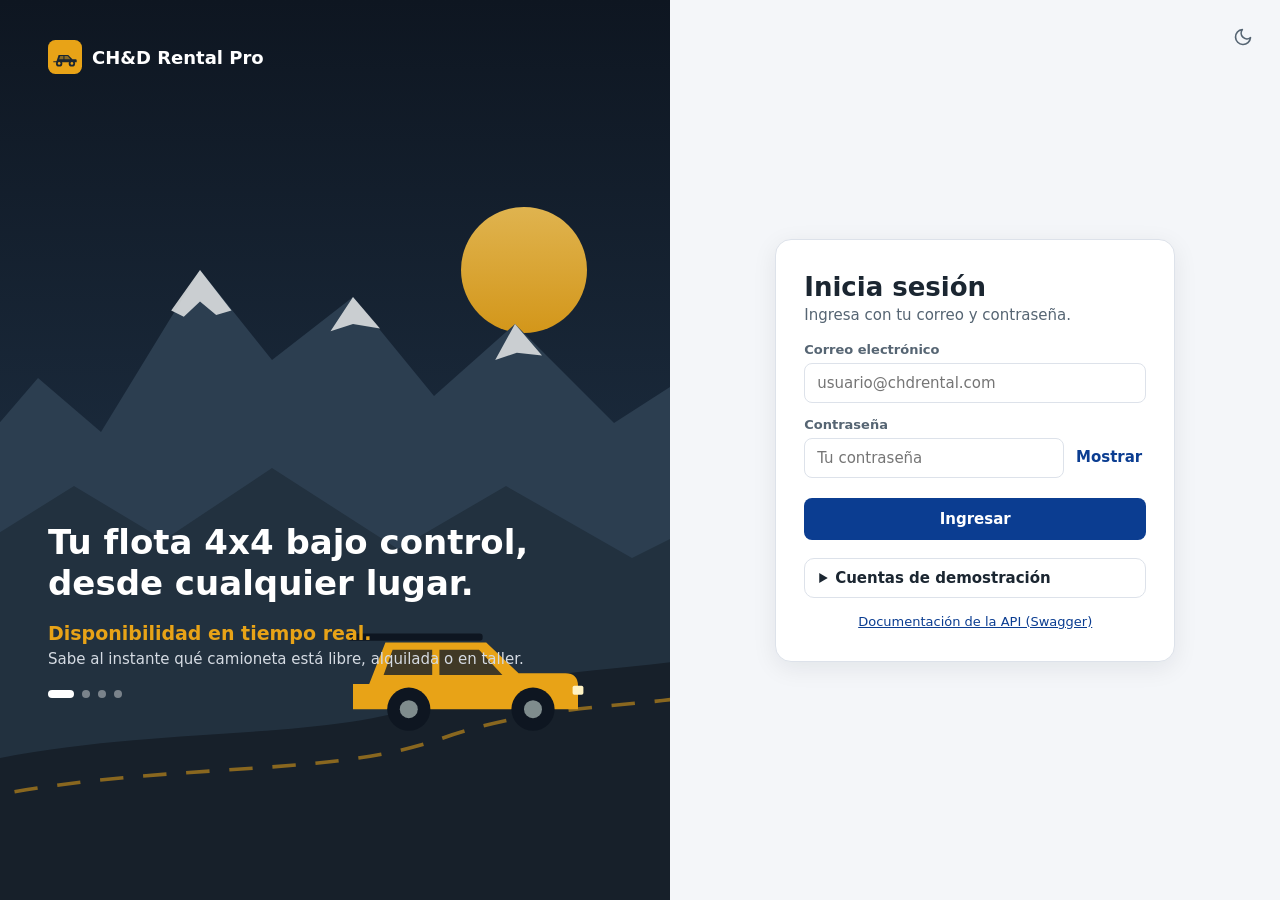
<file: src/main/resources/static/index.html>
<!doctype html>
<html lang="es">
<head>
    <meta charset="utf-8">
    <meta name="viewport" content="width=device-width, initial-scale=1">
    <title>CH&amp;D Rental Pro</title>
    <link rel="icon" href="favicon.svg" type="image/svg+xml">
    <link rel="stylesheet" href="css/app.css">
</head>
<body>

<!-- ============ LOGIN ============ -->
<section id="vista-login" class="login">
    <div class="login-hero">
        <img src="img/hero.svg" alt="" class="hero-fondo">
        <div class="hero-contenido">
            <div class="marca marca-clara">
                <span class="marca-logo"><img src="favicon.svg" alt=""></span>
                <span>CH&amp;D Rental Pro</span>
            </div>
            <div class="hero-textos">
                <h1 id="hero-titulo">Tu flota 4x4 bajo control, desde cualquier lugar.</h1>
                <p class="hero-sub" id="hero-sub">Disponibilidad en tiempo real.</p>
                <p class="hero-det" id="hero-det">Sabe al instante qué camioneta está libre, alquilada o en taller.</p>
                <div class="hero-puntos" id="hero-puntos"></div>
            </div>
        </div>
    </div>

    <div class="login-panel">
        <button class="btn-icono tema-toggle" type="button" title="Cambiar tema" aria-label="Cambiar tema">
            <svg viewBox="0 0 24 24"><path d="M21 12.8A9 9 0 1 1 11.2 3a7 7 0 0 0 9.8 9.8z"/></svg>
        </button>
        <form id="form-login" class="login-card" novalidate>
            <h2>Inicia sesión</h2>
            <p class="muted">Ingresa con tu correo y contraseña.</p>

            <label for="login-email">Correo electrónico</label>
            <input id="login-email" type="email" autocomplete="username" placeholder="usuario@chdrental.com" required>

            <label for="login-password">Contraseña</label>
            <div class="campo-clave">
                <input id="login-password" type="password" autocomplete="current-password" placeholder="Tu contraseña" required>
                <button type="button" id="btn-mostrar" class="link">Mostrar</button>
            </div>

            <div id="login-aviso" class="aviso oculto">El servidor gratuito puede tardar hasta un minuto en despertar. Gracias por esperar...</div>
            <div id="login-error" class="alerta-error oculto"></div>

            <button type="submit" id="btn-login" class="btn btn-primario btn-bloque">Ingresar</button>

            <details class="demo">
                <summary>Cuentas de demostración</summary>
                <p class="muted">Clic en una cuenta para completar el formulario. La clave del administrador la entrega el equipo.</p>
                <ul>
                    <li><button type="button" data-demo="operador@chdrental.com">operador@chdrental.com <span class="chip">OPERADOR</span></button></li>
                    <li><button type="button" data-demo="pagos@chdrental.com">pagos@chdrental.com <span class="chip">PAGOS</span></button></li>
                    <li><button type="button" data-demo="gerencia@chdrental.com">gerencia@chdrental.com <span class="chip">GERENCIA</span></button></li>
                </ul>
            </details>
            <p class="pie-login"><a href="swagger-ui.html" target="_blank" rel="noopener">Documentación de la API (Swagger)</a></p>
        </form>
    </div>
</section>

<!-- ============ APLICACION ============ -->
<section id="vista-app" class="app oculto">
    <aside class="sidebar" id="sidebar">
        <div class="marca">
            <span class="marca-logo"><img src="favicon.svg" alt=""></span>
            <span>CH&amp;D Rental Pro</span>
        </div>
        <nav id="menu"></nav>
        <a class="sidebar-api" href="swagger-ui.html" target="_blank" rel="noopener">API · Swagger</a>
    </aside>

    <div class="principal">
        <header class="topbar">
            <button class="btn-icono solo-movil" id="btn-menu" aria-label="Menú">
                <svg viewBox="0 0 24 24"><path d="M3 6h18M3 12h18M3 18h18"/></svg>
            </button>
            <h1 id="titulo-vista">Inicio</h1>
            <div class="topbar-der">
                <button class="btn-icono tema-toggle" type="button" title="Cambiar tema" aria-label="Cambiar tema">
                    <svg viewBox="0 0 24 24"><path d="M21 12.8A9 9 0 1 1 11.2 3a7 7 0 0 0 9.8 9.8z"/></svg>
                </button>
                <div class="usuario">
                    <span class="avatar" id="usuario-avatar">A</span>
                    <span class="usuario-datos">
                        <strong id="usuario-nombre"></strong>
                        <small id="usuario-rol"></small>
                    </span>
                </div>
                <button class="btn btn-secundario" id="btn-salir">Salir</button>
            </div>
        </header>
        <main id="contenido" class="contenido"></main>
    </div>
</section>

<!-- ============ MODAL ============ -->
<div id="modal" class="modal oculto" role="dialog" aria-modal="true">
    <div class="modal-caja">
        <div class="modal-cab">
            <h3 id="modal-titulo"></h3>
            <button class="btn-icono" id="modal-cerrar" aria-label="Cerrar">
                <svg viewBox="0 0 24 24"><path d="M6 6l12 12M18 6L6 18"/></svg>
            </button>
        </div>
        <form id="modal-form" novalidate>
            <div id="modal-cuerpo" class="form-grid"></div>
            <div id="modal-extra"></div>
            <div id="modal-error" class="alerta-error oculto"></div>
            <div class="modal-pie">
                <button type="button" class="btn btn-secundario" id="modal-cancelar">Cancelar</button>
                <button type="submit" class="btn btn-primario" id="modal-guardar">Guardar</button>
            </div>
        </form>
    </div>
</div>

<div id="toasts" class="toasts"></div>

<script src="js/app.js"></script>
</body>
</html>
</file>
<file: src/main/resources/static/css/app.css>
:root {
    --fondo: #F4F6F9;
    --superficie: #FFFFFF;
    --superficie-2: #F0F2F6;
    --texto: #1B2631;
    --texto-2: #566573;
    --borde: #DDE2EA;
    --primario: #0B3D91;
    --primario-hover: #0A3478;
    --acento: #E8A317;
    --oscuro: #1B2631;
    --ok: #11763A;   --ok-bg: #E3F4EA;
    --info: #1F5FBF; --info-bg: #E6EEFB;
    --warn: #9A6400; --warn-bg: #FDF1D8;
    --error: #B42318; --error-bg: #FDE8E6;
    --gris-bg: #ECEFF3;
    --sombra: 0 6px 24px rgba(16, 24, 40, .08);
    --radio: 12px;
}
:root[data-tema="oscuro"] {
    --fondo: #0F1620;
    --superficie: #17212D;
    --superficie-2: #1E2A38;
    --texto: #E8ECF1;
    --texto-2: #A3AEBB;
    --borde: #2A3747;
    --primario: #5B8DEF;
    --primario-hover: #4A7BDB;
    --ok: #5FD38D;   --ok-bg: #173527;
    --info: #8AB4FF; --info-bg: #1B2C47;
    --warn: #F2C94C; --warn-bg: #3A2F12;
    --error: #FF8A80; --error-bg: #3D1C1A;
    --gris-bg: #263241;
    --sombra: 0 6px 24px rgba(0, 0, 0, .35);
}

* { box-sizing: border-box; }
html, body { margin: 0; height: 100%; }
body {
    font-family: "Segoe UI", system-ui, -apple-system, Roboto, Arial, sans-serif;
    font-size: 15px;
    color: var(--texto);
    background: var(--fondo);
}
.oculto { display: none !important; }
.muted { color: var(--texto-2); margin: 0 0 18px; }
h1, h2, h3 { margin: 0; }
a { color: var(--primario); }
svg { width: 20px; height: 20px; fill: none; stroke: currentColor; stroke-width: 2; stroke-linecap: round; stroke-linejoin: round; }

/* ---------- botones e inputs ---------- */
.btn {
    border: 0; border-radius: 8px; padding: 10px 16px; font: inherit; font-weight: 600;
    cursor: pointer; display: inline-flex; align-items: center; gap: 8px; justify-content: center;
}
.btn:disabled { opacity: .65; cursor: progress; }
.btn-primario { background: var(--primario); color: #fff; }
.btn-primario:hover:not(:disabled) { background: var(--primario-hover); }
.btn-secundario { background: var(--superficie-2); color: var(--texto); border: 1px solid var(--borde); }
.btn-peligro { background: var(--error-bg); color: var(--error); }
.btn-bloque { width: 100%; padding: 12px; margin-top: 6px; }
.btn-chico { padding: 6px 10px; font-size: 13px; }
.btn-icono {
    background: transparent; border: 0; color: var(--texto-2); width: 38px; height: 38px;
    border-radius: 8px; cursor: pointer; display: inline-grid; place-items: center;
}
.btn-icono:hover { background: var(--superficie-2); color: var(--texto); }
.link { background: none; border: 0; color: var(--primario); font: inherit; font-weight: 600; cursor: pointer; padding: 0 4px; }

label { display: block; font-size: 13px; font-weight: 600; margin: 0 0 6px; color: var(--texto-2); }
input, select, textarea {
    width: 100%; font: inherit; color: var(--texto); background: var(--superficie);
    border: 1px solid var(--borde); border-radius: 8px; padding: 10px 12px; margin-bottom: 14px;
}
input:focus, select:focus, textarea:focus { outline: 2px solid color-mix(in srgb, var(--primario) 35%, transparent); border-color: var(--primario); }
input:disabled, select:disabled { background: var(--superficie-2); color: var(--texto-2); }
textarea { min-height: 70px; resize: vertical; }

.aviso { background: var(--info-bg); color: var(--info); border-radius: 8px; padding: 10px 12px; font-size: 13px; margin-bottom: 12px; }
.alerta-error { background: var(--error-bg); color: var(--error); border-radius: 8px; padding: 10px 12px; font-size: 13px; margin-bottom: 12px; }
.chip { display: inline-block; font-size: 11px; font-weight: 700; padding: 2px 8px; border-radius: 99px; background: var(--gris-bg); color: var(--texto-2); }

/* ---------- login ---------- */
.login { display: grid; grid-template-columns: 1.1fr 1fr; min-height: 100vh; }
.login-hero { position: relative; overflow: hidden; color: #fff; background: #0E1621; }
.hero-fondo { position: absolute; inset: 0; width: 100%; height: 100%; object-fit: cover; }
.hero-contenido { position: relative; height: 100%; display: flex; flex-direction: column; justify-content: space-between; padding: 40px 48px; }
.hero-textos { max-width: 520px; margin-bottom: 18vh; }
.hero-textos h1 { font-size: 34px; line-height: 1.2; margin-bottom: 18px; transition: opacity .4s; }
.hero-sub { font-size: 19px; font-weight: 700; margin: 0 0 6px; color: var(--acento); }
.hero-det { margin: 0 0 22px; color: #D5DBE3; }
.hero-puntos { display: flex; gap: 8px; }
.hero-puntos span { width: 8px; height: 8px; border-radius: 99px; background: rgba(255,255,255,.4); transition: width .3s; }
.hero-puntos span.activo { width: 26px; background: #fff; }
.marca { display: flex; align-items: center; gap: 10px; font-weight: 800; font-size: 18px; }
.marca-logo img { width: 34px; height: 34px; display: block; }
.marca-clara { color: #fff; }

.login-panel { position: relative; display: grid; place-items: center; padding: 32px 20px; background: var(--fondo); }
.login-panel .tema-toggle { position: absolute; top: 18px; right: 18px; }
.login-card {
    width: 100%; max-width: 400px; background: var(--superficie); border: 1px solid var(--borde);
    border-radius: 16px; padding: 32px 28px; box-shadow: var(--sombra);
}
.login-card h2 { font-size: 26px; margin-bottom: 4px; }
.campo-clave { display: flex; gap: 8px; align-items: flex-start; }
.campo-clave input { flex: 1; }
.campo-clave .link { margin-top: 10px; }
.demo { margin-top: 18px; border: 1px solid var(--borde); border-radius: 10px; padding: 10px 14px; }
.demo summary { cursor: pointer; font-weight: 600; }
.demo .muted { margin: 8px 0; font-size: 13px; }
.demo ul { list-style: none; margin: 0; padding: 0; }
.demo li button {
    width: 100%; text-align: left; background: none; border: 0; padding: 7px 4px; font: inherit; color: var(--texto);
    cursor: pointer; display: flex; justify-content: space-between; align-items: center; border-radius: 6px;
}
.demo li button:hover { background: var(--superficie-2); }
.pie-login { text-align: center; font-size: 13px; margin: 16px 0 0; }

/* ---------- layout app ---------- */
.app { display: grid; grid-template-columns: 240px 1fr; min-height: 100vh; }
.sidebar {
    background: var(--oscuro); color: #D5DBE3; padding: 22px 14px; display: flex; flex-direction: column; gap: 22px;
    position: sticky; top: 0; height: 100vh;
}
.sidebar .marca { color: #fff; padding: 0 8px; }
#menu { display: flex; flex-direction: column; gap: 4px; flex: 1; }
#menu a {
    display: flex; align-items: center; gap: 12px; padding: 10px 12px; border-radius: 8px; color: #C3CCD6;
    text-decoration: none; font-weight: 500;
}
#menu a:hover { background: rgba(255,255,255,.06); color: #fff; }
#menu a.activo { background: var(--acento); color: #1B2631; font-weight: 700; }
.sidebar-api { color: #AEB6BF; font-size: 13px; padding: 0 12px; }

.principal { min-width: 0; display: flex; flex-direction: column; }
.topbar {
    display: flex; align-items: center; gap: 12px; padding: 14px 28px; background: var(--superficie);
    border-bottom: 1px solid var(--borde); position: sticky; top: 0; z-index: 5;
}
.topbar h1 { font-size: 21px; flex: 1; }
.topbar-der { display: flex; align-items: center; gap: 12px; }
.usuario { display: flex; align-items: center; gap: 10px; }
.avatar { width: 36px; height: 36px; border-radius: 99px; background: var(--acento); color: #1B2631; display: grid; place-items: center; font-weight: 800; }
.usuario-datos { display: flex; flex-direction: column; line-height: 1.2; }
.usuario-datos small { color: var(--texto-2); }
.solo-movil { display: none; }
.contenido { padding: 26px 28px 40px; }

/* ---------- tarjetas, tablas ---------- */
.kpis { display: grid; grid-template-columns: repeat(3, 1fr); gap: 16px; margin-bottom: 22px; }
.kpi { background: var(--superficie); border: 1px solid var(--borde); border-radius: var(--radio); padding: 18px; display: flex; gap: 14px; align-items: center; }
.kpi-icono { width: 46px; height: 46px; border-radius: 12px; display: grid; place-items: center; flex-shrink: 0; }
.kpi-icono svg { width: 22px; height: 22px; }
.kpi-valor { font-size: 26px; font-weight: 800; line-height: 1.1; white-space: nowrap; }
.kpi-label { color: var(--texto-2); font-size: 13px; }
.t-ok { background: var(--ok-bg); color: var(--ok); }
.t-info { background: var(--info-bg); color: var(--info); }
.t-warn { background: var(--warn-bg); color: var(--warn); }
.t-error { background: var(--error-bg); color: var(--error); }
.t-gris { background: var(--gris-bg); color: var(--texto-2); }

.grid-2 { display: grid; grid-template-columns: 1.4fr 1fr; gap: 18px; }
.panel { background: var(--superficie); border: 1px solid var(--borde); border-radius: var(--radio); padding: 18px; min-width: 0; }
.panel h2 { font-size: 16px; margin-bottom: 14px; }
.barra { display: flex; gap: 12px; align-items: center; margin-bottom: 16px; flex-wrap: wrap; }
.barra input, .barra select { margin: 0; max-width: 280px; }
.barra .espacio { flex: 1; }

.tabla-wrap { overflow-x: auto; background: var(--superficie); border: 1px solid var(--borde); border-radius: var(--radio); }
.panel .tabla-wrap { border: 0; border-radius: 0; }
table { width: 100%; border-collapse: collapse; font-size: 14px; }
th { text-align: left; font-size: 12px; text-transform: uppercase; letter-spacing: .04em; color: var(--texto-2); background: var(--superficie-2); padding: 11px 14px; white-space: nowrap; }
td { padding: 11px 14px; border-top: 1px solid var(--borde); vertical-align: middle; }
tr:hover td { background: color-mix(in srgb, var(--superficie-2) 60%, transparent); }
td.num { text-align: right; font-variant-numeric: tabular-nums; white-space: nowrap; }
td.acciones { white-space: nowrap; text-align: right; }
td.acciones .btn { margin-left: 6px; }
.vacio { padding: 30px; text-align: center; color: var(--texto-2); }
.badge { display: inline-block; padding: 3px 10px; border-radius: 99px; font-size: 12px; font-weight: 700; white-space: nowrap; }
.sub { display: block; color: var(--texto-2); font-size: 12px; }

/* ---------- modal ---------- */
.modal { position: fixed; inset: 0; background: rgba(10, 15, 22, .55); display: grid; place-items: center; padding: 20px; z-index: 50; }
.modal-caja { background: var(--superficie); border-radius: 16px; width: 100%; max-width: 720px; max-height: 92vh; overflow-y: auto; box-shadow: var(--sombra); }
.modal-cab { display: flex; justify-content: space-between; align-items: center; padding: 18px 22px; border-bottom: 1px solid var(--borde); }
.modal-cab h3 { font-size: 18px; }
#modal-form { padding: 20px 22px; }
.form-grid { display: grid; grid-template-columns: 1fr 1fr; gap: 0 16px; }
.form-grid .ancho { grid-column: 1 / -1; }
.campo-error input, .campo-error select, .campo-error textarea { border-color: var(--error); }
.msg-campo { color: var(--error); font-size: 12px; margin: -10px 0 10px; }
.modal-pie { display: flex; justify-content: flex-end; gap: 10px; margin-top: 8px; }
.resumen { background: var(--superficie-2); border-radius: 10px; padding: 14px 16px; margin-bottom: 14px; display: grid; grid-template-columns: repeat(4, 1fr); gap: 10px; }
.resumen div span { display: block; color: var(--texto-2); font-size: 12px; }
.resumen div strong { font-size: 17px; }

/* ---------- toasts ---------- */
.toasts { position: fixed; right: 20px; bottom: 20px; display: flex; flex-direction: column; gap: 10px; z-index: 60; }
.toast { background: var(--oscuro); color: #fff; padding: 12px 16px; border-radius: 10px; box-shadow: var(--sombra); max-width: 360px; font-size: 14px; animation: entra .25s ease; }
.toast.error { background: #8E1D14; }
.toast.ok { background: #11603A; }
@keyframes entra { from { transform: translateY(10px); opacity: 0; } to { transform: none; opacity: 1; } }

/* ---------- responsive ---------- */
@media (max-width: 960px) {
    .login { grid-template-columns: 1fr; }
    .login-hero { min-height: 260px; }
    .hero-textos { margin-bottom: 0; }
    .hero-textos h1 { font-size: 24px; }
    .grid-2 { grid-template-columns: 1fr; }
    .kpis { grid-template-columns: repeat(2, 1fr); }
}
@media (max-width: 820px) {
    .app { grid-template-columns: 1fr; }
    .sidebar { position: fixed; left: 0; top: 0; z-index: 40; width: 250px; transform: translateX(-100%); transition: transform .25s; }
    .sidebar.abierto { transform: none; }
    .solo-movil { display: inline-grid; }
    .usuario-datos { display: none; }
    .topbar, .contenido { padding-left: 16px; padding-right: 16px; }
    .form-grid { grid-template-columns: 1fr; }
    .resumen { grid-template-columns: 1fr 1fr; }
    .kpis { grid-template-columns: 1fr; }
}
</file>
